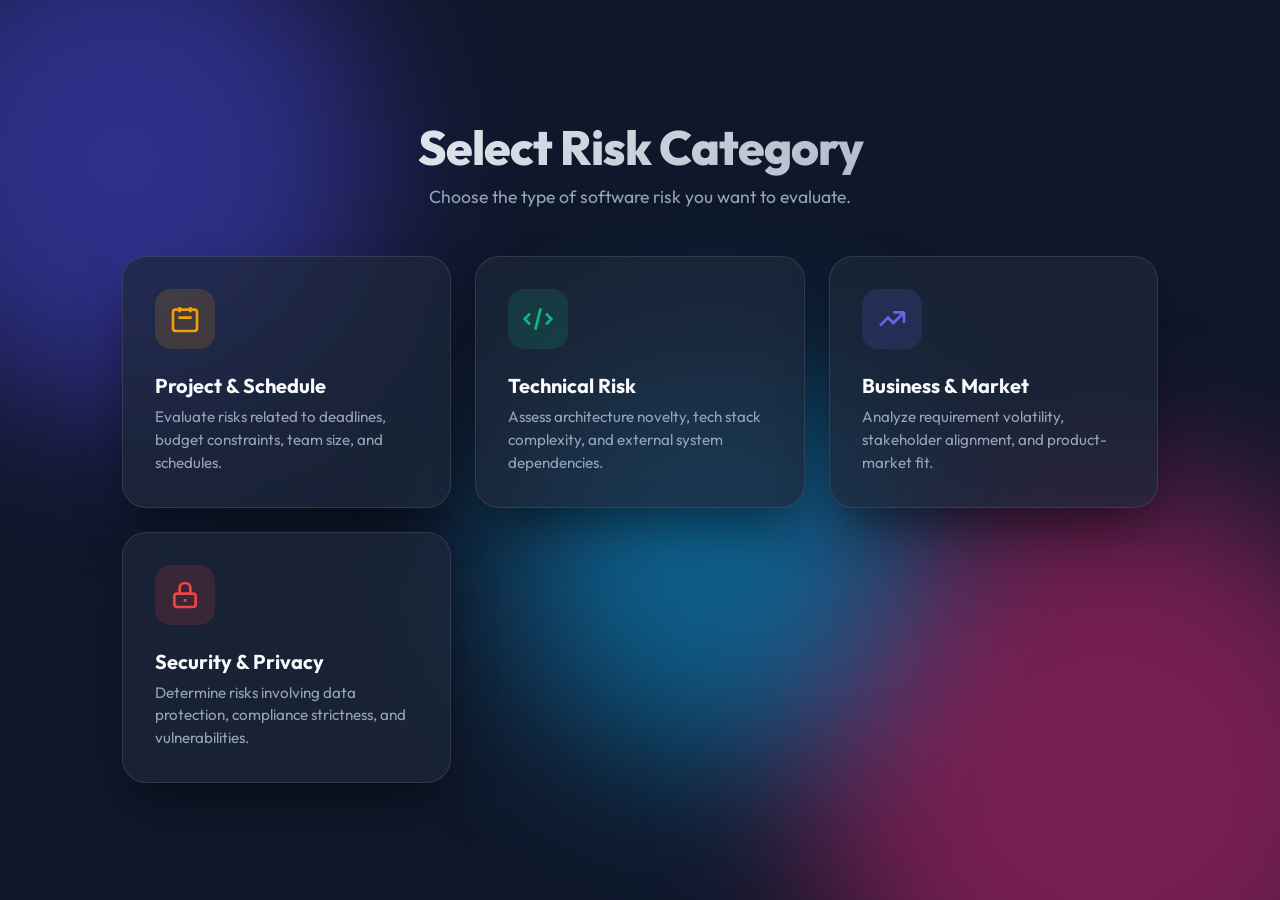
<file: index.html>
<!DOCTYPE html>
<html lang="en">
<head>
    <meta charset="UTF-8">
    <meta name="viewport" content="width=device-width, initial-scale=1.0">
    <title>Dashboard - Software Risk Analyzer</title>
    <link rel="preconnect" href="https://fonts.googleapis.com">
    <link rel="preconnect" href="https://fonts.gstatic.com" crossorigin>
    <link href="https://fonts.googleapis.com/css2?family=Outfit:wght@300;400;600;800&display=swap" rel="stylesheet">
    <link rel="stylesheet" href="styles.css">
</head>
<body>
    <div class="background-blobs">
        <div class="blob shape1"></div>
        <div class="blob shape2"></div>
        <div class="blob shape3"></div>
    </div>

    <main class="container">
        <header>
            <h1>Select Risk Category</h1>
            <p>Choose the type of software risk you want to evaluate.</p>
        </header>

        <div class="dashboard-grid">
            <a href="analyzer.html?type=project" class="risk-card glass-panel">
                <div class="card-icon project-icon">
                    <svg width="32" height="32" viewBox="0 0 24 24" fill="none" stroke="currentColor" stroke-width="2"><path d="M8 7V3m8 4V3m-9 8h10M5 21h14a2 2 0 002-2V7a2 2 0 00-2-2H5a2 2 0 00-2 2v12a2 2 0 002 2z"></path></svg>
                </div>
                <h3>Project & Schedule</h3>
                <p>Evaluate risks related to deadlines, budget constraints, team size, and schedules.</p>
            </a>

            <a href="analyzer.html?type=technical" class="risk-card glass-panel">
                <div class="card-icon technical-icon">
                    <svg width="32" height="32" viewBox="0 0 24 24" fill="none" stroke="currentColor" stroke-width="2"><path d="M10 20l4-16m4 4l4 4-4 4M6 16l-4-4 4-4"></path></svg>
                </div>
                <h3>Technical Risk</h3>
                <p>Assess architecture novelty, tech stack complexity, and external system dependencies.</p>
            </a>

            <a href="analyzer.html?type=business" class="risk-card glass-panel">
                <div class="card-icon business-icon">
                    <svg width="32" height="32" viewBox="0 0 24 24" fill="none" stroke="currentColor" stroke-width="2"><path d="M13 7h8m0 0v8m0-8l-8 8-4-4-6 6"></path></svg>
                </div>
                <h3>Business & Market</h3>
                <p>Analyze requirement volatility, stakeholder alignment, and product-market fit.</p>
            </a>

            <a href="analyzer.html?type=security" class="risk-card glass-panel">
                <div class="card-icon security-icon">
                    <svg width="32" height="32" viewBox="0 0 24 24" fill="none" stroke="currentColor" stroke-width="2"><path d="M12 15v2m-6 4h12a2 2 0 002-2v-6a2 2 0 00-2-2H6a2 2 0 00-2 2v6a2 2 0 002 2zm10-10V7a4 4 0 00-8 0v4h8z"></path></svg>
                </div>
                <h3>Security & Privacy</h3>
                <p>Determine risks involving data protection, compliance strictness, and vulnerabilities.</p>
            </a>
        </div>
    </main>
</body>
</html>
</file>
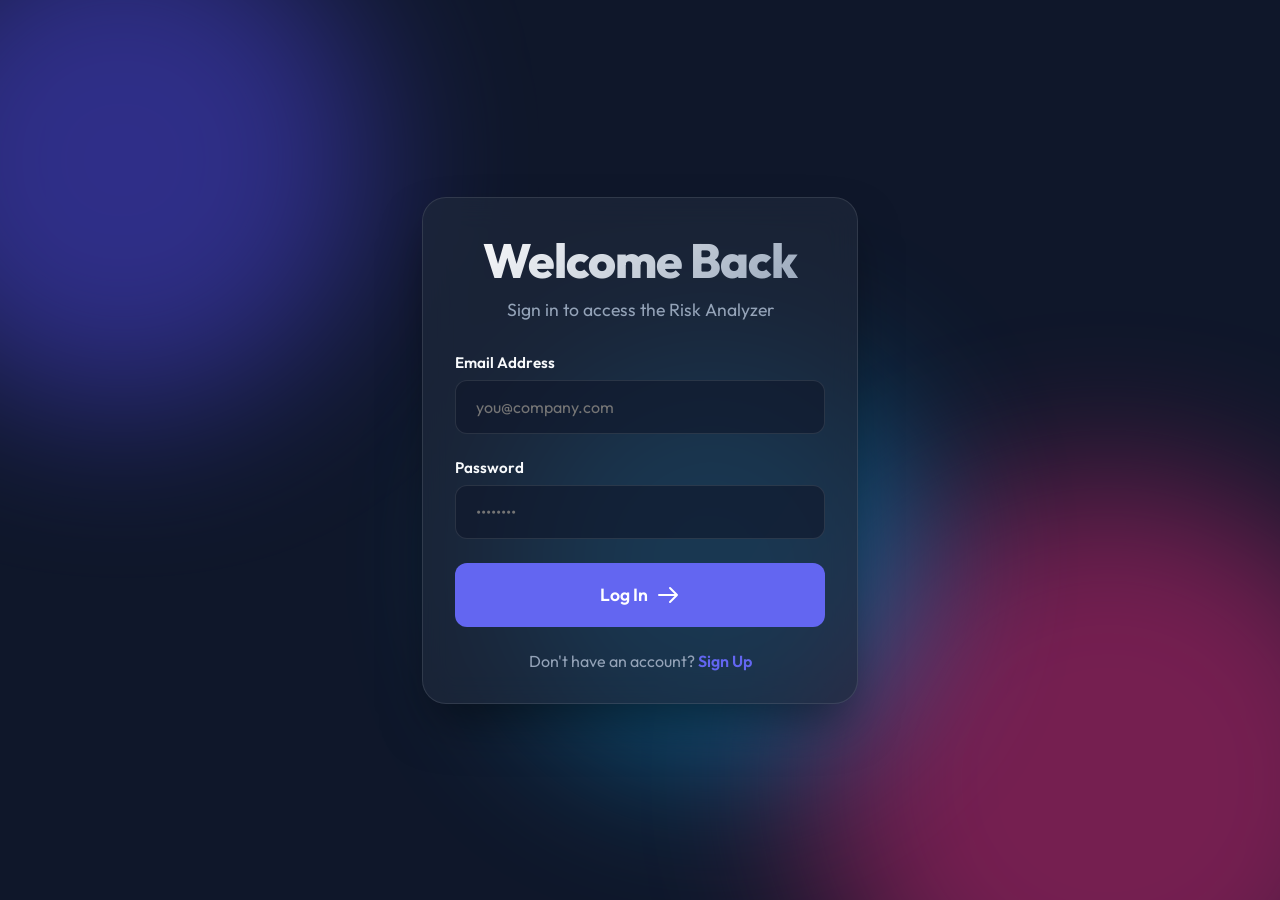
<file: login.html>
<!DOCTYPE html>
<html lang="en">
<head>
    <meta charset="UTF-8">
    <meta name="viewport" content="width=device-width, initial-scale=1.0">
    <title>Login - Software Risk Analyzer</title>
    <link rel="preconnect" href="https://fonts.googleapis.com">
    <link rel="preconnect" href="https://fonts.gstatic.com" crossorigin>
    <link href="https://fonts.googleapis.com/css2?family=Outfit:wght@300;400;600;800&display=swap" rel="stylesheet">
    <link rel="stylesheet" href="styles.css">
</head>
<body>
    <div class="background-blobs">
        <div class="blob shape1"></div>
        <div class="blob shape2"></div>
        <div class="blob shape3"></div>
    </div>

    <main class="container login-wrapper">
        <div class="glass-panel login-panel">
            <header>
                <h1 id="auth-title">Welcome Back</h1>
                <p id="auth-sub">Sign in to access the Risk Analyzer</p>
            </header>
            
            <form id="login-form">
                <div class="form-group">
                    <label for="email">Email Address</label>
                    <input type="email" id="email" class="custom-input" required placeholder="you@company.com">
                </div>
                <div class="form-group">
                    <label for="password">Password</label>
                    <input type="password" id="password" class="custom-input" required placeholder="••••••••">
                </div>
                
                <button type="submit" class="submit-btn" style="margin-top: 1.5rem;">
                    <span id="btn-text">Log In</span>
                    <svg width="24" height="24" viewBox="0 0 24 24" fill="none" xmlns="http://www.w3.org/2000/svg">
                        <path d="M14 5l7 7m0 0l-7 7m7-7H3" stroke="currentColor" stroke-width="2" stroke-linecap="round" stroke-linejoin="round"/>
                    </svg>
                </button>
            </form>
            <p class="auth-switch" id="toggle-container">Don't have an account? <a href="#" id="switch-auth">Sign Up</a></p>
        </div>
    </main>
    <script>
        document.getElementById('login-form').addEventListener('submit', (e) => {
            e.preventDefault();
            window.location.href = 'analyzer.html';
        });
        
        document.getElementById('switch-auth').addEventListener('click', (e) => {
            e.preventDefault();
            const header = document.getElementById('auth-title');
            const sub = document.getElementById('auth-sub');
            const btnText = document.getElementById('btn-text');
            const toggleContainer = document.getElementById('toggle-container');
            const btn = e.target;
            
            if (header.textContent === 'Welcome Back') {
                header.textContent = 'Create Account';
                sub.textContent = 'Sign up to start analyzing risks';
                btnText.textContent = 'Sign Up';
                toggleContainer.innerHTML = 'Already have an account? <a href="#" id="switch-auth">Log In</a>';
            } else {
                header.textContent = 'Welcome Back';
                sub.textContent = 'Sign in to access the Risk Analyzer';
                btnText.textContent = 'Log In';
                toggleContainer.innerHTML = 'Don\'t have an account? <a href="#" id="switch-auth">Sign Up</a>';
            }
            
            // re-attach event listener using elegant approach
            document.getElementById('switch-auth').addEventListener('click', arguments.callee);
        });
    </script>
</body>
</html>
</file>
<file: styles.css>
:root {
    /* Color Palette */
    --bg-color: #0f172a;
    --panel-bg: rgba(30, 41, 59, 0.7);
    --panel-border: rgba(255, 255, 255, 0.1);
    --text-primary: #f8fafc;
    --text-secondary: #94a3b8;
    
    --primary-color: #6366f1;
    --primary-hover: #4f46e5;
    
    --risk-low: #10b981;
    --risk-low-bg: rgba(16, 185, 129, 0.15);
    
    --risk-medium: #f59e0b;
    --risk-medium-bg: rgba(245, 158, 11, 0.15);
    
    --risk-high: #ef4444;
    --risk-high-bg: rgba(239, 68, 68, 0.15);
    
    /* Typography */
    --font-main: 'Outfit', sans-serif;
}

* {
    box-sizing: border-box;
    margin: 0;
    padding: 0;
}

body {
    font-family: var(--font-main);
    background-color: var(--bg-color);
    color: var(--text-primary);
    min-height: 100vh;
    display: flex;
    justify-content: center;
    align-items: center;
    position: relative;
    overflow-x: hidden;
}

/* Background Animations */
.background-blobs {
    position: absolute;
    top: 0;
    left: 0;
    width: 100%;
    height: 100%;
    overflow: hidden;
    z-index: -1;
}

.blob {
    position: absolute;
    border-radius: 50%;
    filter: blur(80px);
    opacity: 0.5;
    animation: float 20s infinite alternate;
}

.shape1 {
    top: -10%;
    left: -10%;
    width: 500px;
    height: 500px;
    background: #4f46e5;
    animation-delay: 0s;
}

.shape2 {
    bottom: -20%;
    right: -10%;
    width: 600px;
    height: 600px;
    background: #db2777;
    animation-delay: -5s;
}

.shape3 {
    top: 40%;
    left: 40%;
    width: 400px;
    height: 400px;
    background: #0ea5e9;
    animation-delay: -10s;
}

@keyframes float {
    0% { transform: translate(0, 0) scale(1); }
    100% { transform: translate(50px, 50px) scale(1.1); }
}

/* Main Layout */
.container {
    width: 100%;
    max-width: 1100px;
    padding: 2rem;
    z-index: 1;
}

header {
    text-align: center;
    margin-bottom: 3rem;
}

header h1 {
    font-size: 3rem;
    font-weight: 800;
    margin-bottom: 0.5rem;
    background: linear-gradient(135deg, #fff, #94a3b8);
    -webkit-background-clip: text;
    -webkit-text-fill-color: transparent;
    letter-spacing: -1px;
}

header p {
    color: var(--text-secondary);
    font-size: 1.1rem;
}

.app-content {
    display: grid;
    grid-template-columns: 1fr 1fr;
    gap: 2rem;
}

@media (max-width: 768px) {
    .app-content {
        grid-template-columns: 1fr;
    }
}

/* Glassmorphism Panels */
.glass-panel {
    background: var(--panel-bg);
    backdrop-filter: blur(16px);
    -webkit-backdrop-filter: blur(16px);
    border: 1px solid var(--panel-border);
    border-radius: 24px;
    padding: 2rem;
    box-shadow: 0 25px 50px -12px rgba(0, 0, 0, 0.5);
}

/* Form Styles */
.form-group {
    margin-bottom: 1.5rem;
}

label {
    display: block;
    margin-bottom: 0.5rem;
    font-weight: 600;
    font-size: 0.95rem;
    color: var(--text-primary);
}

.custom-select-wrapper {
    position: relative;
}

select {
    width: 100%;
    padding: 1rem 1.25rem;
    background: rgba(15, 23, 42, 0.6);
    border: 1px solid var(--panel-border);
    border-radius: 12px;
    color: var(--text-primary);
    font-family: var(--font-main);
    font-size: 1rem;
    appearance: none;
    outline: none;
    transition: all 0.3s ease;
    cursor: pointer;
}

select:focus {
    border-color: var(--primary-color);
    box-shadow: 0 0 0 3px rgba(99, 102, 241, 0.2);
}

select option {
    background: #1e293b;
    color: #fff;
    padding: 1rem;
}

.custom-select-wrapper::after {
    content: "▼";
    font-size: 0.8rem;
    color: var(--text-secondary);
    position: absolute;
    right: 1.25rem;
    top: 50%;
    transform: translateY(-50%);
    pointer-events: none;
}

.submit-btn {
    width: 100%;
    padding: 1.25rem;
    margin-top: 1rem;
    background: var(--primary-color);
    color: white;
    border: none;
    border-radius: 12px;
    font-family: var(--font-main);
    font-size: 1.1rem;
    font-weight: 600;
    cursor: pointer;
    display: flex;
    justify-content: center;
    align-items: center;
    gap: 0.5rem;
    transition: all 0.3s ease;
}

.submit-btn:hover {
    background: var(--primary-hover);
    transform: translateY(-2px);
    box-shadow: 0 10px 20px -10px var(--primary-color);
}

.submit-btn svg {
    transition: transform 0.3s ease;
}

.submit-btn:hover svg {
    transform: translateX(4px);
}

/* Result Section */
.result-container {
    display: flex;
    flex-direction: column;
    justify-content: center;
    align-items: center;
    min-height: 400px;
    position: relative;
    overflow: hidden;
}

.empty-state {
    text-align: center;
    color: var(--text-secondary);
    transition: opacity 0.5s ease;
}

.empty-state svg {
    margin-bottom: 1rem;
    opacity: 0.5;
}

.result-content {
    width: 100%;
    text-align: center;
    animation: slideUp 0.5s cubic-bezier(0.16, 1, 0.3, 1) forwards;
}

.result-content.hidden {
    display: none;
}

@keyframes slideUp {
    from { opacity: 0; transform: translateY(20px); }
    to { opacity: 1; transform: translateY(0); }
}

.result-content h2 {
    font-size: 1.2rem;
    color: var(--text-secondary);
    text-transform: uppercase;
    letter-spacing: 2px;
    margin-bottom: 1.5rem;
}

.risk-level-display {
    font-size: 4rem;
    font-weight: 800;
    line-height: 1;
    margin-bottom: 2.5rem;
    text-shadow: 0 4px 20px rgba(0,0,0,0.5);
    transition: color 0.5s ease;
}

/* Risk Meter */
.risk-meter-container {
    width: 100%;
    margin-bottom: 2rem;
}

.risk-meter {
    height: 12px;
    background: rgba(255, 255, 255, 0.1);
    border-radius: 999px;
    position: relative;
    overflow: hidden;
    margin-bottom: 0.5rem;
}

.risk-meter::after {
    content: '';
    position: absolute;
    top: 0;
    left: 0;
    height: 100%;
    width: var(--fill-percentage, 0%);
    background: var(--meter-color, var(--primary-color));
    border-radius: 999px;
    transition: width 1s cubic-bezier(0.16, 1, 0.3, 1), background-color 0.5s ease;
    box-shadow: 0 0 10px var(--meter-color, transparent);
}

.meter-labels {
    display: flex;
    justify-content: space-between;
    color: var(--text-secondary);
    font-size: 0.8rem;
    font-weight: 600;
}

.risk-details p {
    color: var(--text-secondary);
    margin-bottom: 1.5rem;
    line-height: 1.6;
}

.score-breakdown {
    display: inline-flex;
    align-items: center;
    gap: 0.75rem;
    background: rgba(15, 23, 42, 0.5);
    padding: 0.75rem 1.25rem;
    border-radius: 999px;
    border: 1px solid var(--panel-border);
}

.score-badge {
    font-weight: 800;
    font-size: 1.2rem;
}

/* Dynamic Classes applied by JS */
.risk-low {
    color: var(--risk-low);
}
.bg-risk-low {
    background: var(--risk-low-bg) !important;
    border-color: rgba(16, 185, 129, 0.3) !important;
}

.risk-medium {
    color: var(--risk-medium);
}
.bg-risk-medium {
    background: var(--risk-medium-bg) !important;
    border-color: rgba(245, 158, 11, 0.3) !important;
}

.risk-high {
    color: var(--risk-high);
}
.bg-risk-high {
    background: var(--risk-high-bg) !important;
    border-color: rgba(239, 68, 68, 0.3) !important;
}

/* --- New Multi-Page Styles --- */

/* Form Input */
.custom-input {
    width: 100%;
    padding: 1rem 1.25rem;
    background: rgba(15, 23, 42, 0.6);
    border: 1px solid var(--panel-border);
    border-radius: 12px;
    color: var(--text-primary);
    font-family: var(--font-main);
    font-size: 1rem;
    outline: none;
    transition: all 0.3s ease;
}

.custom-input:focus {
    border-color: var(--primary-color);
    box-shadow: 0 0 0 3px rgba(99, 102, 241, 0.2);
}

/* Login Wrapper */
.login-wrapper {
    max-width: 500px;
}

.login-panel header {
    margin-bottom: 2rem;
}

.auth-switch {
    margin-top: 1.5rem;
    text-align: center;
    color: var(--text-secondary);
}

.auth-switch a {
    color: var(--primary-color);
    text-decoration: none;
    font-weight: 600;
}

.auth-switch a:hover {
    text-decoration: underline;
}

/* Dashboard Grid */
.dashboard-grid {
    display: grid;
    grid-template-columns: repeat(auto-fit, minmax(280px, 1fr));
    gap: 1.5rem;
    margin-top: 2rem;
}

.risk-card {
    display: flex;
    flex-direction: column;
    text-decoration: none;
    color: inherit;
    transition: transform 0.3s ease, box-shadow 0.3s ease;
    cursor: pointer;
}

.risk-card:hover {
    transform: translateY(-5px);
    box-shadow: 0 30px 60px -12px rgba(0, 0, 0, 0.6);
    border-color: rgba(255, 255, 255, 0.2);
}

.card-icon {
    width: 60px;
    height: 60px;
    border-radius: 16px;
    display: flex;
    align-items: center;
    justify-content: center;
    margin-bottom: 1.5rem;
    background: rgba(255,255,255,0.05);
}

.project-icon { color: #f59e0b; background: rgba(245, 158, 11, 0.15); }
.technical-icon { color: #10b981; background: rgba(16, 185, 129, 0.15); }
.business-icon { color: #6366f1; background: rgba(99, 102, 241, 0.15); }
.security-icon { color: #ef4444; background: rgba(239, 68, 68, 0.15); }

.risk-card h3 {
    margin-bottom: 0.5rem;
    font-size: 1.25rem;
}

.risk-card p {
    color: var(--text-secondary);
    font-size: 0.95rem;
    line-height: 1.5;
}

/* Back Link */
.back-link {
    margin-bottom: 2rem;
}

.back-link a {
    display: inline-flex;
    align-items: center;
    gap: 0.5rem;
    color: var(--text-secondary);
    text-decoration: none;
    font-weight: 500;
    transition: color 0.3s ease;
}

.back-link a:hover {
    color: var(--primary-color);
}

/* --- Single-Page Comprehensive Styles --- */

.presets-container {
    margin-bottom: 2rem;
    text-align: center;
}

.presets-container h3 {
    font-size: 1rem;
    color: var(--text-secondary);
    margin-bottom: 1rem;
    text-transform: uppercase;
    letter-spacing: 1px;
}

.preset-buttons {
    display: flex;
    justify-content: center;
    gap: 1rem;
    flex-wrap: wrap;
}

.preset-btn {
    background: rgba(255, 255, 255, 0.05);
    border: 1px solid var(--panel-border);
    color: var(--text-primary);
    padding: 0.75rem 1.5rem;
    border-radius: 999px;
    font-family: var(--font-main);
    font-size: 0.95rem;
    cursor: pointer;
    transition: all 0.3s ease;
}

.preset-btn:hover {
    background: rgba(255, 255, 255, 0.1);
    border-color: rgba(255, 255, 255, 0.2);
}

.preset-btn.active {
    background: var(--primary-color);
    border-color: var(--primary-color);
    color: white;
}

.app-content-single {
    display: flex;
    flex-direction: column;
    gap: 2rem;
}

.form-panel {
    width: 100%;
}

.form-section {
    border: 1px solid rgba(255, 255, 255, 0.1);
    border-radius: 16px;
    padding: 2rem;
    margin-bottom: 2rem;
    background: rgba(15, 23, 42, 0.3);
}

.form-section legend {
    font-size: 1.25rem;
    font-weight: 600;
    padding: 0 1rem;
    color: var(--text-primary);
    display: flex;
    align-items: center;
    gap: 0.5rem;
}

.section-grid {
    display: grid;
    grid-template-columns: repeat(auto-fit, minmax(250px, 1fr));
    gap: 1.5rem;
    margin-top: 1rem;
}

.form-actions {
    display: flex;
    gap: 1rem;
    margin-top: 2rem;
}

.secondary-btn {
    padding: 1.25rem 2rem;
    background: transparent;
    color: var(--text-secondary);
    border: 1px solid var(--panel-border);
    border-radius: 12px;
    font-family: var(--font-main);
    font-size: 1.1rem;
    font-weight: 600;
    cursor: pointer;
    transition: all 0.3s ease;
}

.secondary-btn:hover {
    background: rgba(255, 255, 255, 0.05);
    color: var(--text-primary);
}

.result-header {
    display: flex;
    justify-content: space-between;
    align-items: center;
    margin-bottom: 1.5rem;
}

.export-btn {
    display: flex;
    align-items: center;
    gap: 0.5rem;
    background: rgba(255,255,255,0.1);
    border: none;
    color: var(--text-primary);
    padding: 0.5rem 1rem;
    border-radius: 8px;
    cursor: pointer;
    font-family: var(--font-main);
    font-size: 0.9rem;
    transition: background 0.3s ease;
}

.export-btn:hover {
    background: rgba(255,255,255,0.2);
}

.chart-container {
    width: 100%;
    height: 300px;
    margin: 2rem 0;
    position: relative;
}

.factor-breakdown {
    display: grid;
    grid-template-columns: repeat(auto-fit, minmax(180px, 1fr));
    gap: 1rem;
    margin: 2rem 0;
}

.factor-card {
    background: rgba(15, 23, 42, 0.5);
    border-radius: 12px;
    padding: 1.25rem;
    display: flex;
    align-items: center;
    gap: 1rem;
    text-align: left;
}

.factor-icon {
    width: 48px;
    height: 48px;
    border-radius: 12px;
    display: flex;
    align-items: center;
    justify-content: center;
    flex-shrink: 0;
}

.factor-card h4 {
    font-size: 0.9rem;
    color: var(--text-secondary);
    margin-bottom: 0.25rem;
}

.factor-level {
    font-size: 1.1rem;
    font-weight: 800;
}

.risk-details h3 {
    color: var(--text-primary);
    margin: 1.5rem 0 1rem 0;
    font-size: 1.25rem;
    text-align: left;
}

.risk-details p {
    text-align: left;
}

.recommendations-list {
    list-style: none;
    text-align: left;
    margin-bottom: 2rem;
}

.recommendations-list li {
    padding: 1rem;
    background: rgba(15, 23, 42, 0.4);
    border: 1px solid var(--panel-border);
    border-radius: 12px;
    margin-bottom: 0.75rem;
    display: flex;
    gap: 0.75rem;
    align-items: flex-start;
    color: var(--text-primary);
    line-height: 1.5;
}

.rec-icon {
    font-size: 1.25rem;
}

/* Loading Overlay */
.loading-overlay {
    position: fixed;
    top: 0;
    left: 0;
    width: 100%;
    height: 100%;
    background: rgba(15, 23, 42, 0.85);
    backdrop-filter: blur(8px);
    -webkit-backdrop-filter: blur(8px);
    display: flex;
    flex-direction: column;
    justify-content: center;
    align-items: center;
    z-index: 1000;
    transition: opacity 0.3s ease;
}

.loading-overlay.hidden {
    opacity: 0;
    pointer-events: none;
}

.spinner {
    width: 60px;
    height: 60px;
    border: 4px solid rgba(255, 255, 255, 0.1);
    border-left-color: var(--primary-color);
    border-radius: 50%;
    animation: spin 1s linear infinite;
    margin-bottom: 1.5rem;
}

@keyframes spin {
    to { transform: rotate(360deg); }
}

.loading-overlay p {
    font-size: 1.25rem;
    color: var(--text-primary);
    font-weight: 600;
    letter-spacing: 1px;
}

/* Print Styles */
@media print {
    body {
        background: white !important;
        color: black !important;
    }
    
    .background-blobs, .presets-container, .form-panel, .back-link, .export-btn, .result-header h2 {
        display: none !important;
    }
    
    .result-container {
        border: none;
        box-shadow: none;
        padding: 0;
    }
    
    .result-content {
        animation: none;
    }
    
    .factor-card {
        background: #f8fafc;
        border: 1px solid #cbd5e1;
    }
    
    .factor-card h4, .factor-level {
        color: black !important;
    }
    
    .recommendations-list li {
        background: #f8fafc;
        border-color: #cbd5e1;
        color: black;
    }
    
    .chart-container canvas {
        filter: invert(1);
    }
}
</file>
